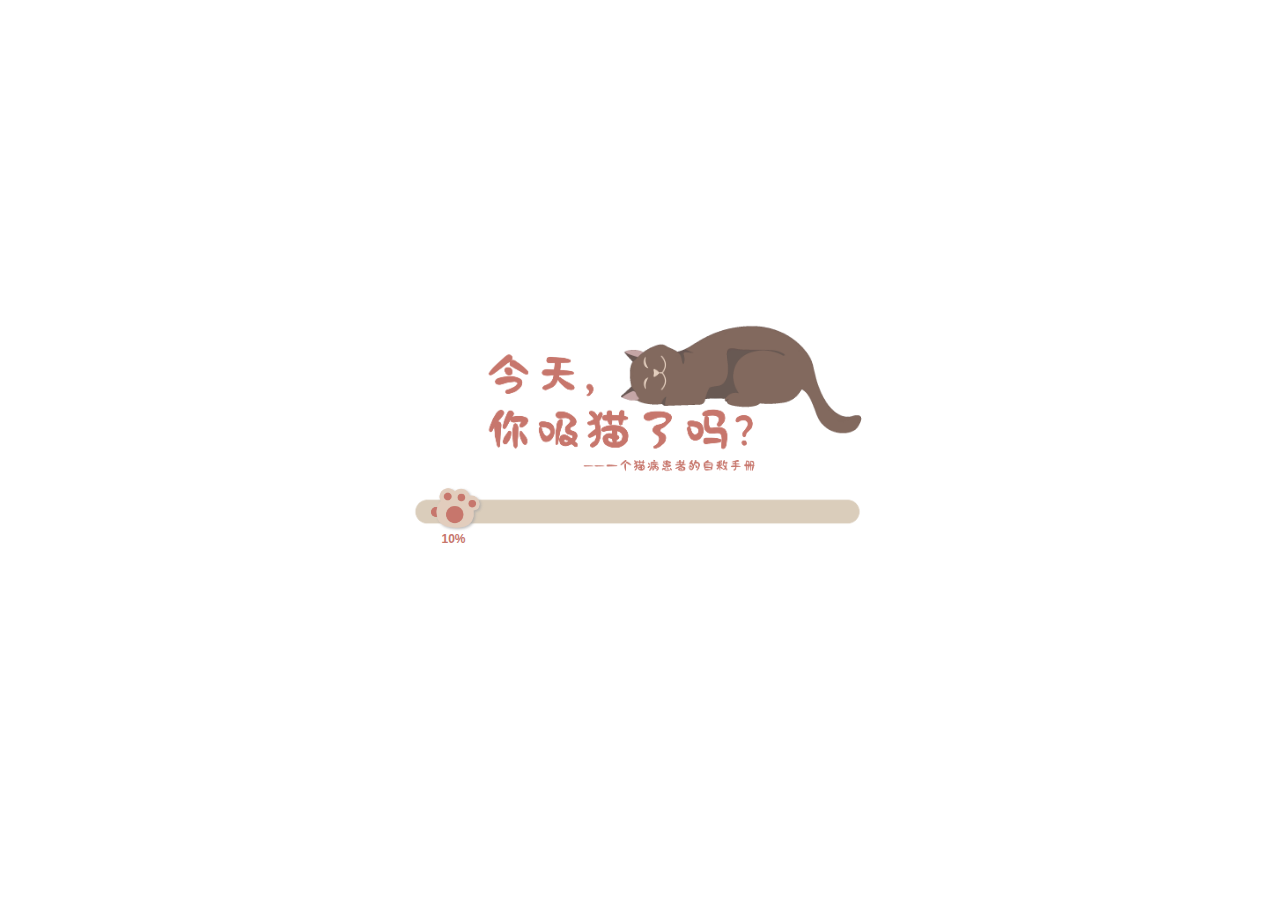
<file: index.html>
<!DOCTYPE html>
<html lang="en">
    <audio id="click_audio" src="./bgm/click.mp3" style="display:none"></audio>    
    <head><meta http-equiv="Content-Type" content="text/html; charset=windows-1252">
        <title>cartoon</title>
        <link rel="stylesheet" href="loading.css">
        <link rel="stylesheet" href="csshake.css">
	</head>
	<body>
        <div id="content" class="content_area">
            <img id="loading_back" src="./image/loading_back.png">
            <img id="loading_cat" src="./image/loading_cat.gif">
            <div class="container">
                <span class = "progressBar">
                    <div id = "progressFill"></div>
                </span>
                <div id = "percentage">
                    <img id="loading_claw" src="./image/loading_claw.png">
                    <p id="percentage_number">0%</p>
                </div>
            </div>  
        </div>
        <script src="jquery.min.js"></script>
        <script src="loading.js"></script>
        <script>
            var click_audio = document.getElementById('click_audio'),
            content_area   = document.getElementById('content');
            content_area.onclick = function() {
            // 通过clone方法实现多个声音同时响起
            click_audio.cloneNode().play();
            };
        </script>
    </body>
</html>
</file>
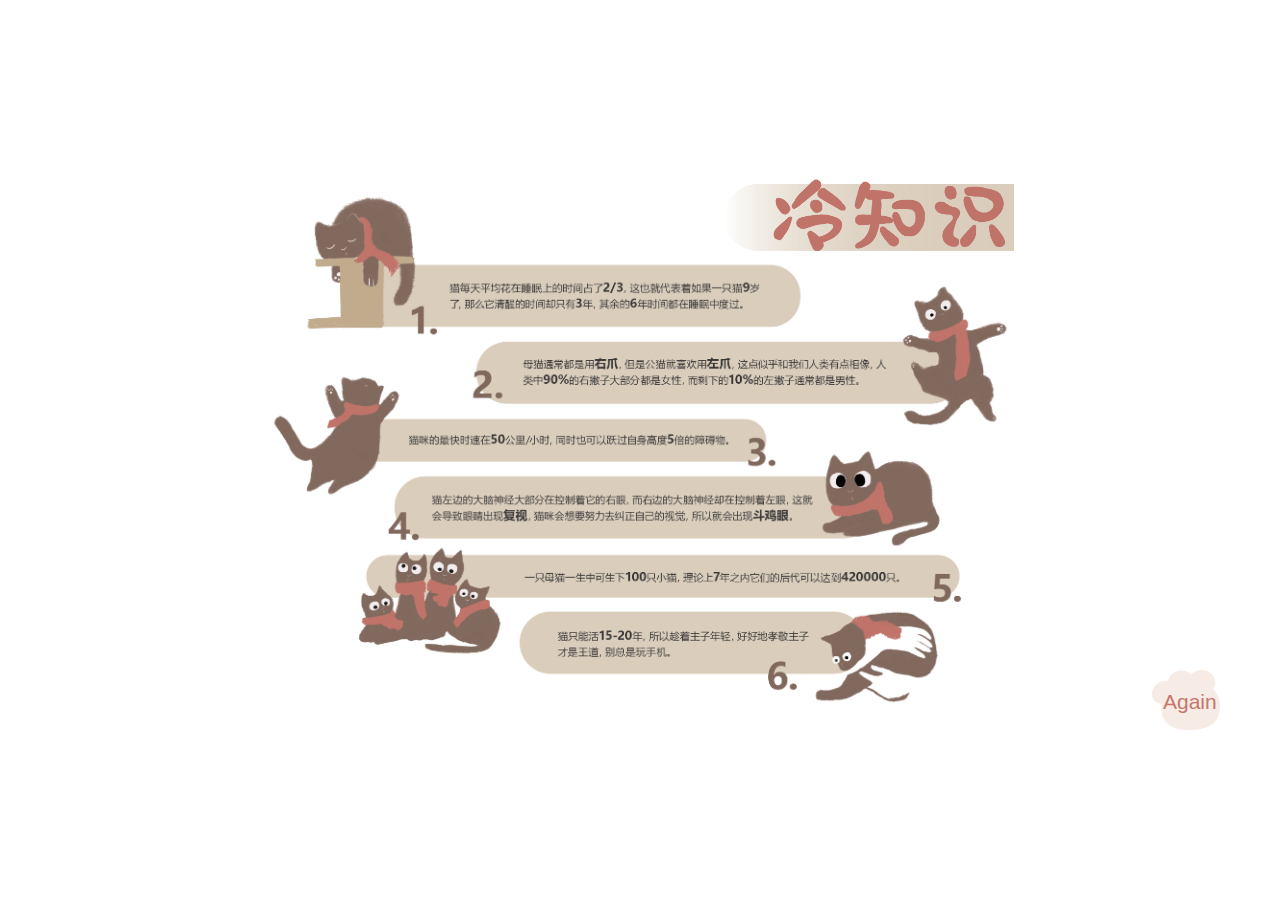
<file: appendix.html>
<!DOCTYPE html>
<html lang="en">
    <audio id="click_audio" src="./bgm/click.mp3" style="display:none"></audio>
    <head>
        <title>appendix</title>
        <link rel="stylesheet" href="appendix.css">
        <link rel="stylesheet" href="csshake.css">
	</head>
	<body>
        <div id="content" class="content_area">
            <img id="title" src="./image/title.png">
            <img id="knowledge1" class="shake shake-slow" style="position:absolute; width: 698px;left: 214px;top: -10px;"></img>
            <img id="knowledge2" class="shake shake-slow" style="position:absolute; width: 698px;left: 388px;top: 76px;"></img>
            <img id="knowledge3" class="shake shake-slow" style="position:absolute; width: 698px;left: 233px;top: 195px;"></img>
            <img id="knowledge4" class="shake shake-slow" style="position:absolute; width: 698px;left: 337px;top: 251px;"></img>
            <img id="knowledge5" class="shake shake-slow" style="position:absolute; width: 698px;left: 308px;top: 311px;"></img>
            <img id="knowledge6" class="shake shake-slow" style="position:absolute; width: 459px;left: 509px;top: 437px;"></img>
            <div id="button" onclick="location='index.html'">
                <div id="next_page">Again</div>
            </div>
        <script src='jquery.min.js'></script>
        <script src="appendix.js"></script>
        <script>
            var click_audio = document.getElementById('click_audio'),
            content_area   = document.getElementById('content');
            content_area.onclick = function() {
            // 通过clone方法实现多个声音同时响起
            click_audio.cloneNode().play();
            };
        </script>
    </body>
</html>
</file>
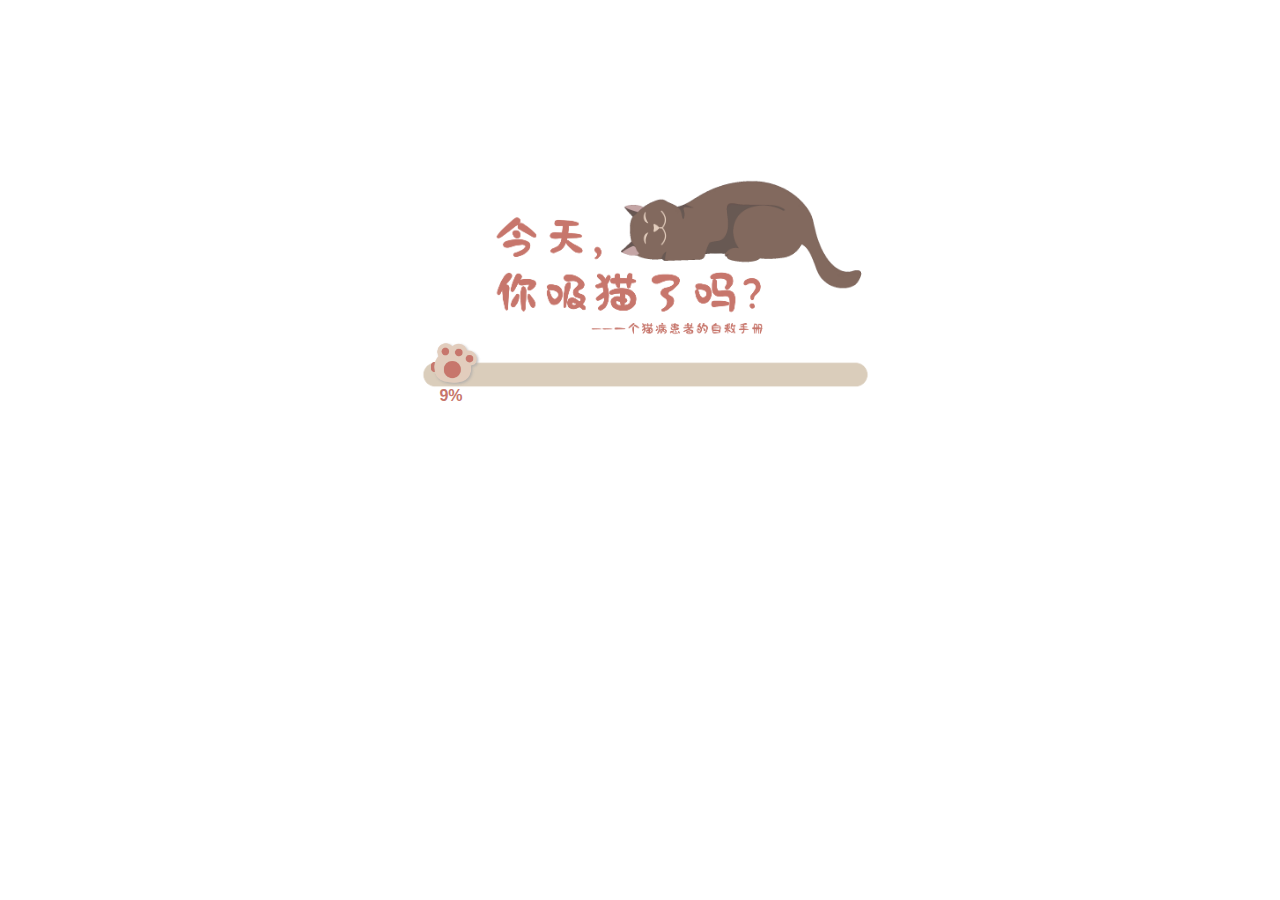
<file: loading.html>
<!DOCTYPE html>
<html lang="en"><head><meta http-equiv="Content-Type" content="text/html; charset=windows-1252">
        <title>cartoon</title>
        <link rel="stylesheet" href="loading.css">
        <link rel="stylesheet" href="csshake.css">
	</head>
	<body>
        <img id="loading_back" src="./image/loading_back.png">
        <img id="loading_cat" src="./image/loading_cat.gif">
        <div class="container">
            <span class = "progressBar">
                <div id = "progressFill"></div>
            </span>
            <div id = "percentage">
                <img id="loading_claw" src="./image/loading_claw.png">
                <p id="percentage_number">0%</p>
            </div>
        </div>  


        <script src="jquery.min.js"></script>
        <script src="loading.js"></script>
    </body>
</html>
</file>
<file: loading.css>
.content_area{
    position: absolute;
    width: 1280px;
    height: 610px;
    top: 0px;
    left: 0px;
    cursor: url('./image/cursor.ico'),default;
    font-size: 12px;
}

#loading_back{
    margin-left: 50px;
    margin-top:20px;
    height: 560px;
}
#loading_cat{
    position: absolute;
    left: 616px;
    top: 173px;
    height: 142px;
}
.container{
    position: absolute;
    top:306px;
    left: 421px;
    width: 405px;
    margin-top: 50px;
  }

.progressBar {
    display: inline-block;
    width: 100%;
    height: 22px;
    background-color:none;
    -webkit-border-radius: 3px;
    -moz-border-radius: 11px;
    border-radius: 11px;
    margin-right: 3%;
  }
  #progressFill {
    width: 0%;
    margin-top: 6px;
    margin-left: 10px;
    height: 10px;
    position: relative;
    background-color:#C7766C;
    border-radius: 11px;
    -webkit-border-radius: 11px;
    -moz-border-radius: 11px;
    background-size: 3em 3em;
    -webkit-animation: warning-animation 750ms infinite linear;
    -moz-animation: warning-animation 750ms infinite linear;
    animation: warning-animation 750ms infinite linear;
  }

  #progressFill:before {
    content: '';
    position: absolute;
    top: 0;
    left: 0;
    right: 0;
    bottom: 0;
    height: 100%;
    border-radius: 11px;
    -webkit-border-radius: 11px;
    -moz-border-radius: 11px;
    background-color:#C7766C;
}

#percentage{
    position: absolute;
    height: 200px;
    top:0px;
    left: 0px;
    color: #C7766C;
}

#loading_claw{
    position: absolute;
    height: 70px;
    top:-28px;
    left: -7px;
}

#percentage_number{
    margin-top: 31px;
    margin-left: 10px;
    font-weight: bold;
    font-family: "Comic Sans MS", cursive, sans-serif;
}
</file>
<file: csshake.css>
/*! * * * * * * * * * * * * * * * * * * * *\  
  CSShake :: Package
  v1.5.0
  CSS classes to move your DOM
  (c) 2015 @elrumordelaluz
  http://elrumordelaluz.github.io/csshake/
  Licensed under MIT
\* * * * * * * * * * * * * * * * * * * * */.shake,.shake-little,.shake-slow,.shake-hard,.shake-horizontal,.shake-vertical,.shake-rotate,.shake-opacity,.shake-crazy,.shake-chunk{display:inherit;transform-origin:center center}.shake-freeze,.shake-constant.shake-constant--hover:hover,.shake-trigger:hover .shake-constant.shake-constant--hover{animation-play-state:paused}.shake-freeze:hover,.shake-trigger:hover .shake-freeze,.shake:hover,.shake-trigger:hover .shake,.shake-little:hover,.shake-trigger:hover .shake-little,.shake-slow:hover,.shake-trigger:hover .shake-slow,.shake-hard:hover,.shake-trigger:hover .shake-hard,.shake-horizontal:hover,.shake-trigger:hover .shake-horizontal,.shake-vertical:hover,.shake-trigger:hover .shake-vertical,.shake-rotate:hover,.shake-trigger:hover .shake-rotate,.shake-opacity:hover,.shake-trigger:hover .shake-opacity,.shake-crazy:hover,.shake-trigger:hover .shake-crazy,.shake-chunk:hover,.shake-trigger:hover .shake-chunk{animation-play-state:running}@keyframes shake{2%{transform:translate(1.5px, -1.5px) rotate(-.5deg)}4%{transform:translate(-1.5px, -.5px) rotate(1.5deg)}6%{transform:translate(1.5px, 2.5px) rotate(-.5deg)}8%{transform:translate(2.5px, .5px) rotate(-.5deg)}10%{transform:translate(2.5px, -.5px) rotate(-.5deg)}12%{transform:translate(-.5px, 1.5px) rotate(1.5deg)}14%{transform:translate(2.5px, -.5px) rotate(1.5deg)}16%{transform:translate(.5px, -1.5px) rotate(.5deg)}18%{transform:translate(2.5px, 2.5px) rotate(-.5deg)}20%{transform:translate(1.5px, -.5px) rotate(1.5deg)}22%{transform:translate(-.5px, 1.5px) rotate(.5deg)}24%{transform:translate(-1.5px, 1.5px) rotate(.5deg)}26%{transform:translate(2.5px, .5px) rotate(1.5deg)}28%{transform:translate(-.5px, -.5px) rotate(.5deg)}30%{transform:translate(.5px, -.5px) rotate(.5deg)}32%{transform:translate(1.5px, -.5px) rotate(1.5deg)}34%{transform:translate(1.5px, .5px) rotate(-.5deg)}36%{transform:translate(.5px, 2.5px) rotate(.5deg)}38%{transform:translate(-1.5px, -.5px) rotate(.5deg)}40%{transform:translate(.5px, -.5px) rotate(.5deg)}42%{transform:translate(.5px, -.5px) rotate(1.5deg)}44%{transform:translate(-1.5px, .5px) rotate(1.5deg)}46%{transform:translate(-1.5px, -.5px) rotate(-.5deg)}48%{transform:translate(-1.5px, -.5px) rotate(-.5deg)}50%{transform:translate(-.5px, -.5px) rotate(.5deg)}52%{transform:translate(-1.5px, .5px) rotate(1.5deg)}54%{transform:translate(2.5px, .5px) rotate(-.5deg)}56%{transform:translate(1.5px, 2.5px) rotate(1.5deg)}58%{transform:translate(.5px, 1.5px) rotate(1.5deg)}60%{transform:translate(-1.5px, -1.5px) rotate(1.5deg)}62%{transform:translate(.5px, 1.5px) rotate(-.5deg)}64%{transform:translate(1.5px, 2.5px) rotate(1.5deg)}66%{transform:translate(1.5px, -.5px) rotate(1.5deg)}68%{transform:translate(-1.5px, 1.5px) rotate(.5deg)}70%{transform:translate(.5px, .5px) rotate(-.5deg)}72%{transform:translate(-.5px, -.5px) rotate(.5deg)}74%{transform:translate(.5px, -1.5px) rotate(.5deg)}76%{transform:translate(-.5px, 1.5px) rotate(.5deg)}78%{transform:translate(1.5px, -1.5px) rotate(-.5deg)}80%{transform:translate(-1.5px, -.5px) rotate(.5deg)}82%{transform:translate(.5px, -.5px) rotate(.5deg)}84%{transform:translate(2.5px, 2.5px) rotate(1.5deg)}86%{transform:translate(2.5px, -.5px) rotate(1.5deg)}88%{transform:translate(.5px, .5px) rotate(-.5deg)}90%{transform:translate(-.5px, -1.5px) rotate(-.5deg)}92%{transform:translate(2.5px, 1.5px) rotate(-.5deg)}94%{transform:translate(2.5px, -1.5px) rotate(-.5deg)}96%{transform:translate(2.5px, 2.5px) rotate(.5deg)}98%{transform:translate(2.5px, -.5px) rotate(.5deg)}0%,100%{transform:translate(0, 0) rotate(0)}}.shake:hover,.shake-trigger:hover .shake,.shake.shake-freeze,.shake.shake-constant{animation-name:shake;animation-duration:100ms;animation-timing-function:ease-in-out;animation-iteration-count:infinite}@keyframes shake-little{2%{transform:translate(1px, 1px) rotate(.5deg)}4%{transform:translate(0px, 1px) rotate(.5deg)}6%{transform:translate(0px, 1px) rotate(.5deg)}8%{transform:translate(1px, 0px) rotate(.5deg)}10%{transform:translate(0px, 0px) rotate(.5deg)}12%{transform:translate(1px, 0px) rotate(.5deg)}14%{transform:translate(1px, 0px) rotate(.5deg)}16%{transform:translate(0px, 1px) rotate(.5deg)}18%{transform:translate(0px, 1px) rotate(.5deg)}20%{transform:translate(0px, 1px) rotate(.5deg)}22%{transform:translate(0px, 1px) rotate(.5deg)}24%{transform:translate(0px, 0px) rotate(.5deg)}26%{transform:translate(1px, 1px) rotate(.5deg)}28%{transform:translate(1px, 1px) rotate(.5deg)}30%{transform:translate(1px, 1px) rotate(.5deg)}32%{transform:translate(1px, 0px) rotate(.5deg)}34%{transform:translate(0px, 1px) rotate(.5deg)}36%{transform:translate(0px, 1px) rotate(.5deg)}38%{transform:translate(1px, 1px) rotate(.5deg)}40%{transform:translate(1px, 1px) rotate(.5deg)}42%{transform:translate(1px, 1px) rotate(.5deg)}44%{transform:translate(1px, 1px) rotate(.5deg)}46%{transform:translate(1px, 0px) rotate(.5deg)}48%{transform:translate(1px, 1px) rotate(.5deg)}50%{transform:translate(1px, 1px) rotate(.5deg)}52%{transform:translate(1px, 0px) rotate(.5deg)}54%{transform:translate(0px, 1px) rotate(.5deg)}56%{transform:translate(0px, 0px) rotate(.5deg)}58%{transform:translate(0px, 0px) rotate(.5deg)}60%{transform:translate(1px, 1px) rotate(.5deg)}62%{transform:translate(0px, 0px) rotate(.5deg)}64%{transform:translate(1px, 0px) rotate(.5deg)}66%{transform:translate(1px, 1px) rotate(.5deg)}68%{transform:translate(1px, 0px) rotate(.5deg)}70%{transform:translate(1px, 1px) rotate(.5deg)}72%{transform:translate(0px, 0px) rotate(.5deg)}74%{transform:translate(1px, 0px) rotate(.5deg)}76%{transform:translate(0px, 1px) rotate(.5deg)}78%{transform:translate(1px, 1px) rotate(.5deg)}80%{transform:translate(0px, 0px) rotate(.5deg)}82%{transform:translate(1px, 0px) rotate(.5deg)}84%{transform:translate(0px, 0px) rotate(.5deg)}86%{transform:translate(1px, 1px) rotate(.5deg)}88%{transform:translate(1px, 1px) rotate(.5deg)}90%{transform:translate(1px, 1px) rotate(.5deg)}92%{transform:translate(0px, 0px) rotate(.5deg)}94%{transform:translate(1px, 1px) rotate(.5deg)}96%{transform:translate(0px, 1px) rotate(.5deg)}98%{transform:translate(0px, 0px) rotate(.5deg)}0%,100%{transform:translate(0, 0) rotate(0)}}.shake-little:hover,.shake-trigger:hover .shake-little,.shake-little.shake-freeze,.shake-little.shake-constant{animation-name:shake-little;animation-duration:100ms;animation-timing-function:ease-in-out;animation-iteration-count:infinite}@keyframes shake-slow{2%{transform:translate(0px, -7px) rotate(2.5deg)}4%{transform:translate(6px, 3px) rotate(-.5deg)}6%{transform:translate(6px, -5px) rotate(.5deg)}8%{transform:translate(3px, 3px) rotate(-1.5deg)}10%{transform:translate(-4px, 5px) rotate(1.5deg)}12%{transform:translate(2px, 7px) rotate(2.5deg)}14%{transform:translate(0px, 6px) rotate(-1.5deg)}16%{transform:translate(-9px, 5px) rotate(-2.5deg)}18%{transform:translate(4px, -8px) rotate(-.5deg)}20%{transform:translate(2px, 9px) rotate(3.5deg)}22%{transform:translate(-5px, 1px) rotate(-2.5deg)}24%{transform:translate(-2px, -8px) rotate(.5deg)}26%{transform:translate(4px, -2px) rotate(-.5deg)}28%{transform:translate(-4px, 9px) rotate(1.5deg)}30%{transform:translate(-4px, -3px) rotate(3.5deg)}32%{transform:translate(-2px, 6px) rotate(-2.5deg)}34%{transform:translate(4px, -4px) rotate(-.5deg)}36%{transform:translate(-1px, 6px) rotate(.5deg)}38%{transform:translate(8px, 8px) rotate(1.5deg)}40%{transform:translate(9px, -2px) rotate(3.5deg)}42%{transform:translate(-2px, -9px) rotate(.5deg)}44%{transform:translate(-1px, 10px) rotate(-1.5deg)}46%{transform:translate(-1px, 1px) rotate(-.5deg)}48%{transform:translate(6px, -8px) rotate(2.5deg)}50%{transform:translate(-1px, -7px) rotate(-1.5deg)}52%{transform:translate(0px, 1px) rotate(-1.5deg)}54%{transform:translate(1px, -8px) rotate(-2.5deg)}56%{transform:translate(-4px, 2px) rotate(1.5deg)}58%{transform:translate(10px, -7px) rotate(-2.5deg)}60%{transform:translate(-2px, -4px) rotate(-1.5deg)}62%{transform:translate(-3px, 3px) rotate(1.5deg)}64%{transform:translate(8px, 2px) rotate(-1.5deg)}66%{transform:translate(-4px, -1px) rotate(1.5deg)}68%{transform:translate(-1px, -2px) rotate(-1.5deg)}70%{transform:translate(8px, 8px) rotate(.5deg)}72%{transform:translate(-8px, -3px) rotate(-2.5deg)}74%{transform:translate(6px, 5px) rotate(.5deg)}76%{transform:translate(4px, -9px) rotate(1.5deg)}78%{transform:translate(-2px, -6px) rotate(3.5deg)}80%{transform:translate(1px, 0px) rotate(1.5deg)}82%{transform:translate(-4px, 6px) rotate(-2.5deg)}84%{transform:translate(-4px, -3px) rotate(1.5deg)}86%{transform:translate(7px, 10px) rotate(2.5deg)}88%{transform:translate(-3px, -2px) rotate(1.5deg)}90%{transform:translate(8px, -3px) rotate(3.5deg)}92%{transform:translate(0px, 3px) rotate(1.5deg)}94%{transform:translate(5px, -5px) rotate(-2.5deg)}96%{transform:translate(7px, -2px) rotate(-.5deg)}98%{transform:translate(-6px, 0px) rotate(3.5deg)}0%,100%{transform:translate(0, 0) rotate(0)}}.shake-slow:hover,.shake-trigger:hover .shake-slow,.shake-slow.shake-freeze,.shake-slow.shake-constant{animation-name:shake-slow;animation-duration:5s;animation-timing-function:ease-in-out;animation-iteration-count:infinite}@keyframes shake-hard{2%{transform:translate(7px, -4px) rotate(-.5deg)}4%{transform:translate(3px, 7px) rotate(2.5deg)}6%{transform:translate(3px, 8px) rotate(.5deg)}8%{transform:translate(-7px, 4px) rotate(1.5deg)}10%{transform:translate(6px, 10px) rotate(-.5deg)}12%{transform:translate(4px, 2px) rotate(-.5deg)}14%{transform:translate(-4px, 6px) rotate(3.5deg)}16%{transform:translate(1px, 5px) rotate(-1.5deg)}18%{transform:translate(3px, -7px) rotate(-2.5deg)}20%{transform:translate(-8px, -7px) rotate(.5deg)}22%{transform:translate(3px, -2px) rotate(-2.5deg)}24%{transform:translate(5px, -4px) rotate(1.5deg)}26%{transform:translate(-6px, -4px) rotate(-.5deg)}28%{transform:translate(1px, 0px) rotate(.5deg)}30%{transform:translate(-9px, -3px) rotate(3.5deg)}32%{transform:translate(3px, 6px) rotate(-1.5deg)}34%{transform:translate(-2px, -3px) rotate(-1.5deg)}36%{transform:translate(9px, -3px) rotate(-.5deg)}38%{transform:translate(9px, -9px) rotate(-1.5deg)}40%{transform:translate(8px, -7px) rotate(-2.5deg)}42%{transform:translate(-8px, -2px) rotate(2.5deg)}44%{transform:translate(-7px, 2px) rotate(-.5deg)}46%{transform:translate(-1px, 4px) rotate(3.5deg)}48%{transform:translate(3px, 1px) rotate(1.5deg)}50%{transform:translate(9px, -1px) rotate(2.5deg)}52%{transform:translate(-1px, 5px) rotate(-2.5deg)}54%{transform:translate(9px, -2px) rotate(.5deg)}56%{transform:translate(5px, -4px) rotate(-2.5deg)}58%{transform:translate(5px, -8px) rotate(-1.5deg)}60%{transform:translate(10px, 4px) rotate(1.5deg)}62%{transform:translate(-8px, 1px) rotate(-2.5deg)}64%{transform:translate(-9px, 6px) rotate(-1.5deg)}66%{transform:translate(-3px, 2px) rotate(.5deg)}68%{transform:translate(10px, 4px) rotate(.5deg)}70%{transform:translate(3px, -4px) rotate(-2.5deg)}72%{transform:translate(-5px, 10px) rotate(.5deg)}74%{transform:translate(1px, -7px) rotate(3.5deg)}76%{transform:translate(8px, -3px) rotate(-2.5deg)}78%{transform:translate(-8px, 2px) rotate(-.5deg)}80%{transform:translate(2px, 7px) rotate(-2.5deg)}82%{transform:translate(6px, -4px) rotate(1.5deg)}84%{transform:translate(3px, 2px) rotate(3.5deg)}86%{transform:translate(0px, -5px) rotate(-2.5deg)}88%{transform:translate(1px, -3px) rotate(2.5deg)}90%{transform:translate(-8px, -9px) rotate(2.5deg)}92%{transform:translate(-2px, 3px) rotate(2.5deg)}94%{transform:translate(-6px, 0px) rotate(-.5deg)}96%{transform:translate(-9px, 8px) rotate(1.5deg)}98%{transform:translate(9px, 4px) rotate(-1.5deg)}0%,100%{transform:translate(0, 0) rotate(0)}}.shake-hard:hover,.shake-trigger:hover .shake-hard,.shake-hard.shake-freeze,.shake-hard.shake-constant{animation-name:shake-hard;animation-duration:100ms;animation-timing-function:ease-in-out;animation-iteration-count:infinite}@keyframes shake-horizontal{2%{transform:translate(-5px, 0) rotate(0)}4%{transform:translate(8px, 0) rotate(0)}6%{transform:translate(8px, 0) rotate(0)}8%{transform:translate(9px, 0) rotate(0)}10%{transform:translate(-7px, 0) rotate(0)}12%{transform:translate(1px, 0) rotate(0)}14%{transform:translate(-4px, 0) rotate(0)}16%{transform:translate(7px, 0) rotate(0)}18%{transform:translate(8px, 0) rotate(0)}20%{transform:translate(-7px, 0) rotate(0)}22%{transform:translate(9px, 0) rotate(0)}24%{transform:translate(8px, 0) rotate(0)}26%{transform:translate(-2px, 0) rotate(0)}28%{transform:translate(5px, 0) rotate(0)}30%{transform:translate(6px, 0) rotate(0)}32%{transform:translate(4px, 0) rotate(0)}34%{transform:translate(3px, 0) rotate(0)}36%{transform:translate(7px, 0) rotate(0)}38%{transform:translate(-1px, 0) rotate(0)}40%{transform:translate(3px, 0) rotate(0)}42%{transform:translate(10px, 0) rotate(0)}44%{transform:translate(3px, 0) rotate(0)}46%{transform:translate(-9px, 0) rotate(0)}48%{transform:translate(6px, 0) rotate(0)}50%{transform:translate(-8px, 0) rotate(0)}52%{transform:translate(6px, 0) rotate(0)}54%{transform:translate(1px, 0) rotate(0)}56%{transform:translate(5px, 0) rotate(0)}58%{transform:translate(-4px, 0) rotate(0)}60%{transform:translate(3px, 0) rotate(0)}62%{transform:translate(-5px, 0) rotate(0)}64%{transform:translate(7px, 0) rotate(0)}66%{transform:translate(-8px, 0) rotate(0)}68%{transform:translate(-2px, 0) rotate(0)}70%{transform:translate(-5px, 0) rotate(0)}72%{transform:translate(1px, 0) rotate(0)}74%{transform:translate(1px, 0) rotate(0)}76%{transform:translate(-9px, 0) rotate(0)}78%{transform:translate(6px, 0) rotate(0)}80%{transform:translate(8px, 0) rotate(0)}82%{transform:translate(10px, 0) rotate(0)}84%{transform:translate(-6px, 0) rotate(0)}86%{transform:translate(-1px, 0) rotate(0)}88%{transform:translate(5px, 0) rotate(0)}90%{transform:translate(-1px, 0) rotate(0)}92%{transform:translate(7px, 0) rotate(0)}94%{transform:translate(-3px, 0) rotate(0)}96%{transform:translate(-7px, 0) rotate(0)}98%{transform:translate(-4px, 0) rotate(0)}0%,100%{transform:translate(0, 0) rotate(0)}}.shake-horizontal:hover,.shake-trigger:hover .shake-horizontal,.shake-horizontal.shake-freeze,.shake-horizontal.shake-constant{animation-name:shake-horizontal;animation-duration:100ms;animation-timing-function:ease-in-out;animation-iteration-count:infinite}@keyframes shake-vertical{2%{transform:translate(0, -9px) rotate(0)}4%{transform:translate(0, 0px) rotate(0)}6%{transform:translate(0, 4px) rotate(0)}8%{transform:translate(0, 4px) rotate(0)}10%{transform:translate(0, 0px) rotate(0)}12%{transform:translate(0, -4px) rotate(0)}14%{transform:translate(0, 8px) rotate(0)}16%{transform:translate(0, 8px) rotate(0)}18%{transform:translate(0, 4px) rotate(0)}20%{transform:translate(0, -5px) rotate(0)}22%{transform:translate(0, -8px) rotate(0)}24%{transform:translate(0, -4px) rotate(0)}26%{transform:translate(0, -9px) rotate(0)}28%{transform:translate(0, -3px) rotate(0)}30%{transform:translate(0, -9px) rotate(0)}32%{transform:translate(0, 8px) rotate(0)}34%{transform:translate(0, -6px) rotate(0)}36%{transform:translate(0, -7px) rotate(0)}38%{transform:translate(0, -7px) rotate(0)}40%{transform:translate(0, 1px) rotate(0)}42%{transform:translate(0, -7px) rotate(0)}44%{transform:translate(0, 0px) rotate(0)}46%{transform:translate(0, 10px) rotate(0)}48%{transform:translate(0, 1px) rotate(0)}50%{transform:translate(0, 7px) rotate(0)}52%{transform:translate(0, -6px) rotate(0)}54%{transform:translate(0, 9px) rotate(0)}56%{transform:translate(0, 8px) rotate(0)}58%{transform:translate(0, 10px) rotate(0)}60%{transform:translate(0, 8px) rotate(0)}62%{transform:translate(0, -3px) rotate(0)}64%{transform:translate(0, 4px) rotate(0)}66%{transform:translate(0, -8px) rotate(0)}68%{transform:translate(0, -6px) rotate(0)}70%{transform:translate(0, -8px) rotate(0)}72%{transform:translate(0, 7px) rotate(0)}74%{transform:translate(0, 7px) rotate(0)}76%{transform:translate(0, -6px) rotate(0)}78%{transform:translate(0, -8px) rotate(0)}80%{transform:translate(0, -6px) rotate(0)}82%{transform:translate(0, -1px) rotate(0)}84%{transform:translate(0, 10px) rotate(0)}86%{transform:translate(0, 10px) rotate(0)}88%{transform:translate(0, -8px) rotate(0)}90%{transform:translate(0, 1px) rotate(0)}92%{transform:translate(0, 9px) rotate(0)}94%{transform:translate(0, 4px) rotate(0)}96%{transform:translate(0, 1px) rotate(0)}98%{transform:translate(0, 7px) rotate(0)}0%,100%{transform:translate(0, 0) rotate(0)}}.shake-vertical:hover,.shake-trigger:hover .shake-vertical,.shake-vertical.shake-freeze,.shake-vertical.shake-constant{animation-name:shake-vertical;animation-duration:100ms;animation-timing-function:ease-in-out;animation-iteration-count:infinite}@keyframes shake-rotate{2%{transform:translate(0, 0) rotate(.5deg)}4%{transform:translate(0, 0) rotate(5.5deg)}6%{transform:translate(0, 0) rotate(.5deg)}8%{transform:translate(0, 0) rotate(-5.5deg)}10%{transform:translate(0, 0) rotate(.5deg)}12%{transform:translate(0, 0) rotate(2.5deg)}14%{transform:translate(0, 0) rotate(5.5deg)}16%{transform:translate(0, 0) rotate(-5.5deg)}18%{transform:translate(0, 0) rotate(-1.5deg)}20%{transform:translate(0, 0) rotate(4.5deg)}22%{transform:translate(0, 0) rotate(-6.5deg)}24%{transform:translate(0, 0) rotate(1.5deg)}26%{transform:translate(0, 0) rotate(1.5deg)}28%{transform:translate(0, 0) rotate(-4.5deg)}30%{transform:translate(0, 0) rotate(5.5deg)}32%{transform:translate(0, 0) rotate(2.5deg)}34%{transform:translate(0, 0) rotate(3.5deg)}36%{transform:translate(0, 0) rotate(-3.5deg)}38%{transform:translate(0, 0) rotate(-4.5deg)}40%{transform:translate(0, 0) rotate(2.5deg)}42%{transform:translate(0, 0) rotate(.5deg)}44%{transform:translate(0, 0) rotate(-3.5deg)}46%{transform:translate(0, 0) rotate(-4.5deg)}48%{transform:translate(0, 0) rotate(-1.5deg)}50%{transform:translate(0, 0) rotate(-3.5deg)}52%{transform:translate(0, 0) rotate(-2.5deg)}54%{transform:translate(0, 0) rotate(3.5deg)}56%{transform:translate(0, 0) rotate(.5deg)}58%{transform:translate(0, 0) rotate(-6.5deg)}60%{transform:translate(0, 0) rotate(-3.5deg)}62%{transform:translate(0, 0) rotate(-1.5deg)}64%{transform:translate(0, 0) rotate(3.5deg)}66%{transform:translate(0, 0) rotate(.5deg)}68%{transform:translate(0, 0) rotate(4.5deg)}70%{transform:translate(0, 0) rotate(1.5deg)}72%{transform:translate(0, 0) rotate(-3.5deg)}74%{transform:translate(0, 0) rotate(-3.5deg)}76%{transform:translate(0, 0) rotate(2.5deg)}78%{transform:translate(0, 0) rotate(-1.5deg)}80%{transform:translate(0, 0) rotate(-5.5deg)}82%{transform:translate(0, 0) rotate(7.5deg)}84%{transform:translate(0, 0) rotate(.5deg)}86%{transform:translate(0, 0) rotate(5.5deg)}88%{transform:translate(0, 0) rotate(4.5deg)}90%{transform:translate(0, 0) rotate(-2.5deg)}92%{transform:translate(0, 0) rotate(1.5deg)}94%{transform:translate(0, 0) rotate(-5.5deg)}96%{transform:translate(0, 0) rotate(7.5deg)}98%{transform:translate(0, 0) rotate(-3.5deg)}0%,100%{transform:translate(0, 0) rotate(0)}}.shake-rotate:hover,.shake-trigger:hover .shake-rotate,.shake-rotate.shake-freeze,.shake-rotate.shake-constant{animation-name:shake-rotate;animation-duration:100ms;animation-timing-function:ease-in-out;animation-iteration-count:infinite}@keyframes shake-opacity{10%{transform:translate(1px, -2px) rotate(1.5deg);opacity:.95}20%{transform:translate(-4px, 5px) rotate(-.5deg);opacity:.8}30%{transform:translate(4px, -2px) rotate(-1.5deg);opacity:.62}40%{transform:translate(-1px, 2px) rotate(-1.5deg);opacity:.97}50%{transform:translate(5px, 0px) rotate(1.5deg);opacity:.97}60%{transform:translate(2px, -4px) rotate(1.5deg);opacity:.24}70%{transform:translate(-3px, 3px) rotate(1.5deg);opacity:.59}80%{transform:translate(2px, -2px) rotate(-.5deg);opacity:.03}90%{transform:translate(2px, -4px) rotate(-.5deg);opacity:.05}0%,100%{transform:translate(0, 0) rotate(0)}}.shake-opacity:hover,.shake-trigger:hover .shake-opacity,.shake-opacity.shake-freeze,.shake-opacity.shake-constant{animation-name:shake-opacity;animation-duration:.5s;animation-timing-function:ease-in-out;animation-iteration-count:infinite}@keyframes shake-crazy{10%{transform:translate(15px, 4px) rotate(2deg);opacity:.3}20%{transform:translate(-18px, -15px) rotate(9deg);opacity:.94}30%{transform:translate(0px, -1px) rotate(5deg);opacity:.68}40%{transform:translate(-8px, 11px) rotate(-2deg);opacity:.68}50%{transform:translate(1px, 5px) rotate(-3deg);opacity:.3}60%{transform:translate(-7px, -9px) rotate(3deg);opacity:.8}70%{transform:translate(-2px, 1px) rotate(5deg);opacity:.66}80%{transform:translate(13px, -13px) rotate(-5deg);opacity:.38}90%{transform:translate(-2px, -10px) rotate(9deg);opacity:.64}0%,100%{transform:translate(0, 0) rotate(0)}}.shake-crazy:hover,.shake-trigger:hover .shake-crazy,.shake-crazy.shake-freeze,.shake-crazy.shake-constant{animation-name:shake-crazy;animation-duration:100ms;animation-timing-function:ease-in-out;animation-iteration-count:infinite}@keyframes shake-chunk{2%{transform:translate(-9px, 15px) rotate(5deg)}4%{transform:translate(5px, 15px) rotate(7deg)}6%{transform:translate(4px, 12px) rotate(3deg)}8%{transform:translate(-11px, 3px) rotate(5deg)}10%{transform:translate(-5px, -11px) rotate(-1deg)}12%{transform:translate(12px, 14px) rotate(1deg)}14%{transform:translate(12px, 8px) rotate(-11deg)}16%{transform:translate(9px, 14px) rotate(-1deg)}18%{transform:translate(-14px, 5px) rotate(-14deg)}20%{transform:translate(-3px, 9px) rotate(-14deg)}22%{transform:translate(-4px, 11px) rotate(-14deg)}24%{transform:translate(13px, -7px) rotate(-13deg)}26%{transform:translate(8px, 13px) rotate(-3deg)}28%{transform:translate(6px, 0px) rotate(9deg)}30%{transform:translate(0px, 5px) rotate(14deg)}32%{transform:translate(12px, 4px) rotate(-12deg)}34%{transform:translate(6px, -6px) rotate(4deg)}36%{transform:translate(6px, 7px) rotate(-3deg)}38%{transform:translate(9px, 0px) rotate(-1deg)}0%,40%,100%{transform:translate(0, 0) rotate(0)}}.shake-chunk:hover,.shake-trigger:hover .shake-chunk,.shake-chunk.shake-freeze,.shake-chunk.shake-constant{animation-name:shake-chunk;animation-duration:4s;animation-timing-function:ease-in-out;animation-iteration-count:infinite}
</file>
<file: appendix.css>
.content_area{
    position: absolute;
    width: 1280px;
    height: 600px;
    background-color: white;
    background-size: cover;
    top:0;
    left: 0;
    cursor: url('./image/cursor.ico'),default;
    font-size: 12px;
}

#title{
    position: absolute;
    height: 100px;
    top: 16px;
    left: 700px;
}

#knowledge1{
    transition: opacity 3s ease;
    opacity: 0;
}
#knowledge2{
    transition: opacity 3s ease 3s;
    opacity: 0;
}
#knowledge3{
    transition: opacity 3s ease 6s;
    opacity: 0;
}
#knowledge4{
    transition: opacity 3s ease 9s;
    opacity: 0;
}
#knowledge5{
    transition: opacity 3s ease 12s;
    opacity: 0;
}
#knowledge6{
    transition: opacity 3s ease 15s;
    opacity: 0;
}

@keyframes shakeX {
    from,to  {
      transform: translate3d(0.5rem, 0, 0);
        }
}

#button{
    position: absolute;
    top:520px;
    right: 59px;
    background-image:url(./image/next_back.png);
    background-size: 100% 100%;
    width: 70px;
    height: 70px;
  }
  #next_page{
    margin-top: 25px;
    margin-left: 12px;
    font-size: 21px;
    color: #C7766C;
    font-family: "Comic Sans MS", cursive, sans-serif;
  }
  #button:hover{
    width: 80px;
    height: 80px;
  }
  #button:hover #next_page{
    margin-top: 27px;
    margin-left: 16px;
    font-size: 24px;
  }
</file>
